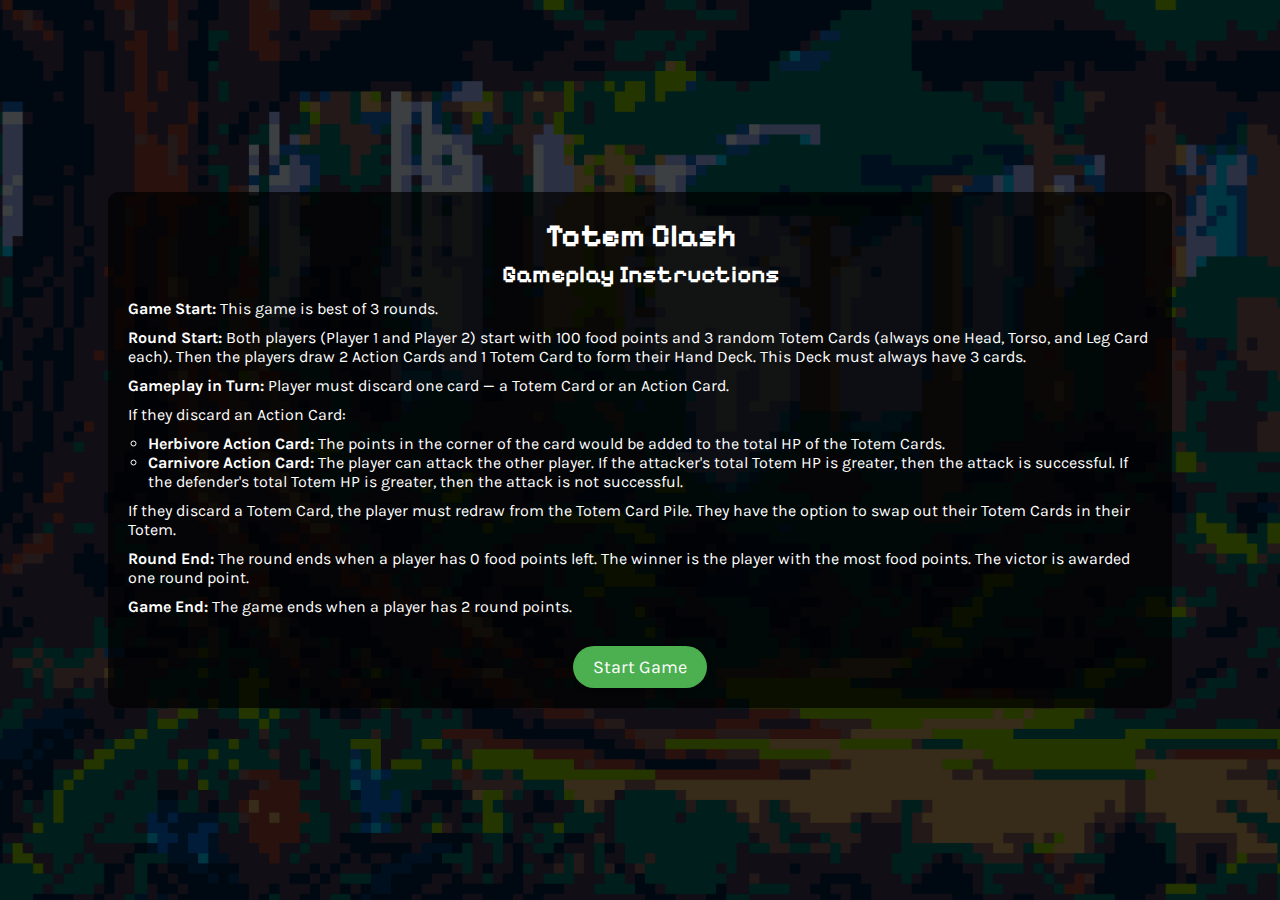
<file: index.html>
<!DOCTYPE html>
<html lang="en">
<head>
  <meta charset="UTF-8">
  <meta name="viewport" content="width=device-width, initial-scale=1.0">
  <title>Totem Clash</title>
  <link rel="stylesheet" href="styles.css">
  
</head>
<body>
  <div id="start-screen">
    <div class="centered-content">
      <h1>Totem Clash</h1>
      <div id="instructions">
        <h2>Gameplay Instructions</h2>
        <p><strong>Game Start:</strong> This game is best of 3 rounds.</p>
        <p><strong>Round Start:</strong> Both players (Player 1 and Player 2) start with 100 food points and 3 random Totem Cards (always one Head, Torso, and Leg Card each). Then the players draw 2 Action Cards and 1 Totem Card to form their Hand Deck. This Deck must always have 3 cards.</p>
        <p><strong>Gameplay in Turn:</strong> Player must discard one card — a Totem Card or an Action Card.</p>
        <ul>
          <li>If they discard an Action Card:
            <ul>
              <li><strong>Herbivore Action Card:</strong> The points in the corner of the card would be added to the total HP of the Totem Cards.</li>
              <li><strong>Carnivore Action Card:</strong> The player can attack the other player. If the attacker's total Totem HP is greater, then the attack is successful. If the defender's total Totem HP is greater, then the attack is not successful.</li>
            </ul>
          </li>
          <li>If they discard a Totem Card, the player must redraw from the Totem Card Pile. They have the option to swap out their Totem Cards in their Totem.</li>
        </ul>
        <p><strong>Round End:</strong> The round ends when a player has 0 food points left. The winner is the player with the most food points. The victor is awarded one round point.</p>
        <p><strong>Game End:</strong> The game ends when a player has 2 round points.</p>
      </div>
      <button id="start-game-btn">Start Game</button>
    </div>
  </div>
  </div>
  <script src="script.js"></script>
</body>
</html>
</file>
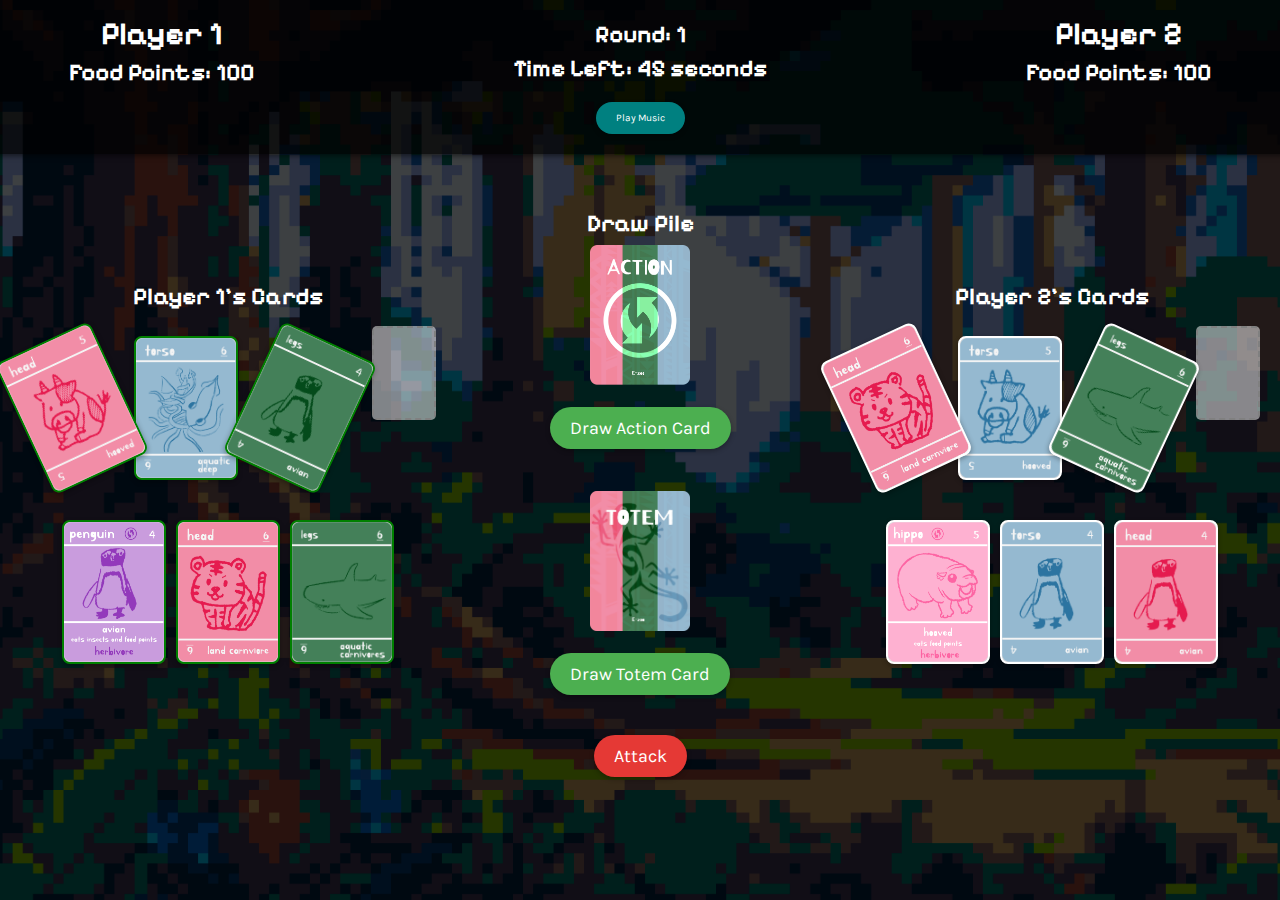
<file: game.html>
<!DOCTYPE html>
<html lang="en">
<head>
  <meta charset="UTF-8">
  <meta name="viewport" content="width=device-width, initial-scale=1.0">
  <title>Gameplay - Totem Clash</title>
  <link rel="stylesheet" href="styles.css">
</head>
<body>
  <!-- top game container -->
  <div id="top-game-container">
    <div class="top">
      <div class="player-1-info">
        <h1>Player 1</h1>
        <h2>Food Points: <span id="player1-points">100</span></h2>
      </div>

      <div class="round-info">
        <h2>Round: <span id="round-number">1</span></h2>
        <h2>Time Left: <span id="timer">30</span> seconds</h2>
      </div>

      <div class="player-2-info">
        <h1>Player 2</h1>
        <h2>Food Points: <span id="player2-points">100</span></h2>
      </div>
    </div>

    <div class="bottom">
      <div class="music">
      <audio id="backgroundMusic" src="jungle-music.mp3"></audio>
        <button id="play-music">Play Music</button>
      </div>
    </div>
    <div id="message-box"></div>
  </div>

  <div id="game-board">
    <!-- player 1's hand -->
    <div class="player-hand" id="player1-hand">
      <h2>Player 1's Cards</h2>
      <div class="card-row">
        <div id="player1-card1" class="card-container"></div>
        <div id="player1-card2" class="card-container"></div>
        <div id="player1-card3" class="card-container"></div>
        <div id="player1-action-display" class="action-display"></div>
      </div>
      <div class="card-row">
        <div id="player1-card4" class="card-container"></div>
        <div id="player1-card5" class="card-container"></div>
        <div id="player1-card6" class="card-container"></div>
      </div>
    </div>
  
    <!-- center section -->
    <div class="center-section">
      <div class="draw-pile">
        <h2>Draw Pile</h2>
        <div class="card">
          <img src="images/action_cards/action_back.png" alt="Action Pile">
        </div>
        <button id="draw-action-btn">Draw Action Card</button>
        <div class="card">
          <img src="images/totem_cards/totem_back.png" alt="Totem Pile">
        </div>
        <button id="draw-totem-btn">Draw Totem Card</button>
      </div>
      <button id="attack-button">Attack</button>
    </div>
  
    <!-- player 2's hand -->
    <div class="player-hand" id="player2-hand">
      <h2>Player 2's Cards</h2>
      <div class="card-row">
        <div id="player2-card1" class="card-container"></div>
        <div id="player2-card2" class="card-container"></div>
        <div id="player2-card3" class="card-container"></div>
        <div id="player2-action-display" class="action-display"></div>
      </div>
      <div class="card-row">
        <div id="player2-card4" class="card-container"></div>
        <div id="player2-card5" class="card-container"></div>
        <div id="player2-card6" class="card-container"></div>
      </div>
    </div>
  </div>
  

  <script src="script.js"></script>
</body>
</html>
</file>
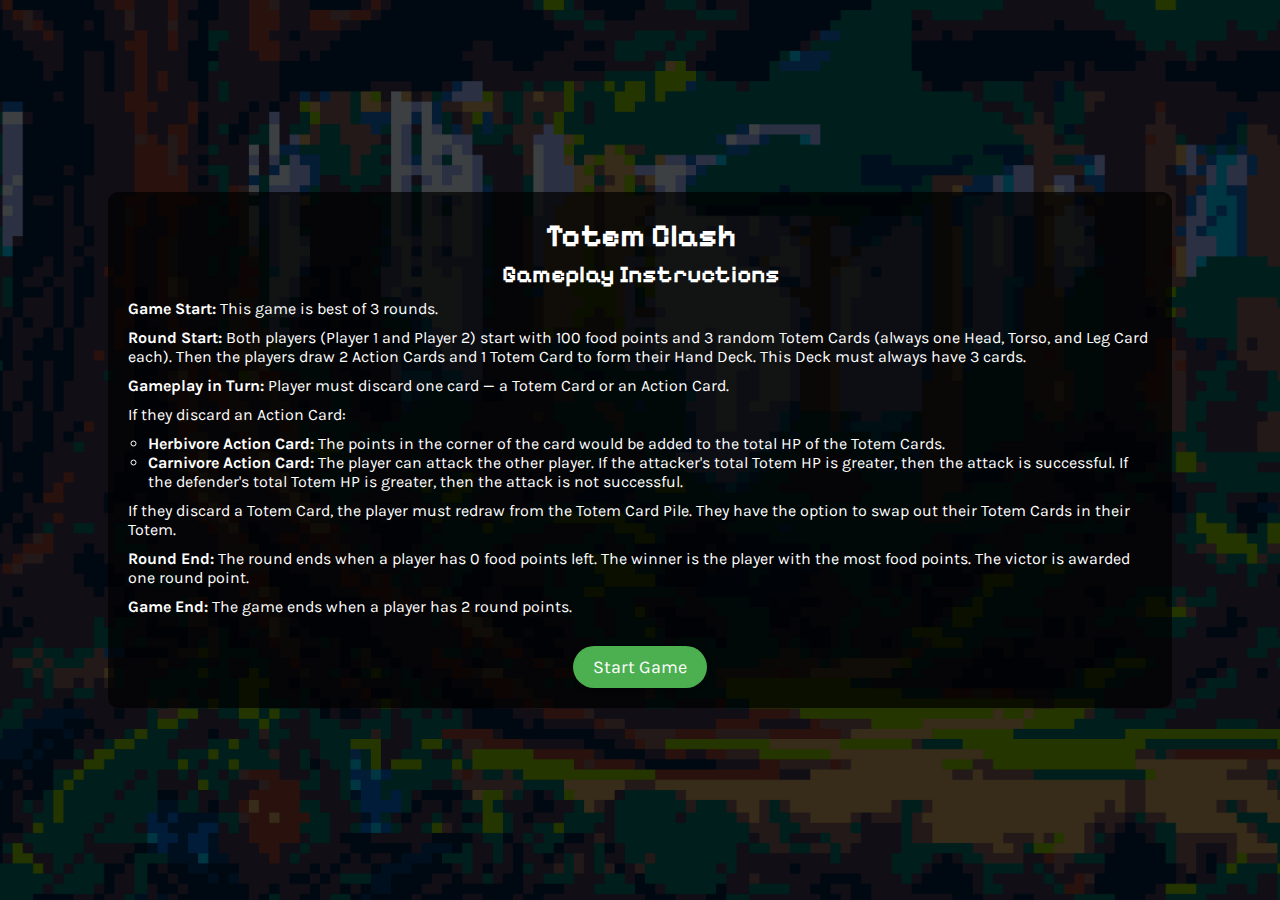
<file: start.html>
<!DOCTYPE html>
<html lang="en">
<head>
  <meta charset="UTF-8">
  <meta name="viewport" content="width=device-width, initial-scale=1.0">
  <title>Totem Clash</title>
  <link rel="stylesheet" href="styles.css">
</head>
<body>
  <div id="start-screen">
    <div class="centered-content">
      <h1>Totem Clash</h1>
      <div id="instructions">
        <h2>Gameplay Instructions</h2>
        <p><strong>Game Start:</strong> This game is best of 3 rounds.</p>
        <p><strong>Round Start:</strong> Both players (Player 1 and Player 2) start with 100 food points and 3 random Totem Cards (always one Head, Torso, and Leg Card each). Then the players draw 2 Action Cards and 1 Totem Card to form their Hand Deck. This Deck must always have 3 cards.</p>
        <p><strong>Gameplay in Turn:</strong> Player must discard one card — a Totem Card or an Action Card.</p>
        <ul>
          <li>If they discard an Action Card:
            <ul>
              <li><strong>Herbivore Action Card:</strong> The points in the corner of the card would be added to the total HP of the Totem Cards.</li>
              <li><strong>Carnivore Action Card:</strong> The player can attack the other player. If the attacker's total Totem HP is greater, then the attack is successful. If the defender's total Totem HP is greater, then the attack is not successful.</li>
            </ul>
          </li>
          <li>If they discard a Totem Card, the player must redraw from the Totem Card Pile. They have the option to swap out their Totem Cards in their Totem.</li>
        </ul>
        <p><strong>Round End:</strong> The round ends when a player has 0 food points left. The winner is the player with the most food points. The victor is awarded one round point.</p>
        <p><strong>Game End:</strong> The game ends when a player has 2 round points.</p>
      </div>
      <button id="start-game-btn">Start Game</button>
    </div>
  </div>
  </div>
  <script src="script.js"></script>
</body>
</html>
</file>
<file: styles.css>
@import url('https://fonts.googleapis.com/css2?family=Karla:ital,wght@0,200..800;1,200..800&family=Pixelify+Sans:wght@400..700&display=swap');

/* fullscreen layout */
body {
    margin: 0;
    padding: 0;
    font-family: 'Karla', sans-serif;
    background: url('images/game_background.png') no-repeat center center;
    background-size: cover;
    color: white;
    display: flex;
    flex-direction: column;
    height: 100vh;
    display: flex; 
    justify-content: center; 
    align-items: center; 
  }

  img {
    width: 100px;
    height: 140px;
  }
  
/* adjusted game board layout */
.player-hand {
    display: flex;
    flex-direction: column;
    align-items: center;
    width: 100%;
    text-align: center;
    margin-bottom: 20px;
  }
  
  .card-row {
    display: flex;
    justify-content: center;
    gap: 10px;
    margin: 10px 0;
  }
  
  .card-container {
    width: 100px;
    height: 140px;
    background-color: rgba(255, 255, 255, 0.8);
    border: 2px solid #4caf50;
    border-radius: 8px;
    display: flex;
    align-items: center;
    justify-content: center;
    box-shadow: 0 2px 5px rgba(0, 0, 0, 0.3);
  }
  
  .card-container.face-down {
    background-color: #333;
    box-shadow: 0 2px 5px rgba(0, 0, 0, 0.5);
  }
  
  /* center section styling */
  .center-section {
    display: flex;
    flex-direction: column;
    align-items: center;
    margin: 20px 0;
  }
  
  button {
    padding: 10px 20px;
    background-color: #4caf50;
    color: white;
    border: none;
    border-radius: 5px;
    cursor: pointer;
    font-size: 16px;
  }
  
  button:hover {
    background-color: #45a049;
  }
  
  #attack-button {
    margin-top: 20px;
    background-color: #e53935;
  }
  
  #attack-button:hover {
    background-color: #d32f2f;
  }
  
  
  
  #start-screen {
    display: flex;
    flex-direction: column; 
    justify-content: center; 
    align-items: center; 
    text-align: center; 
    background-color: rgba(0, 0, 0, 0.7); 
    padding: 20px;
    border-radius: 10px;
    max-width: 80%;
  }
  
  h1 {
    font-family: 'Pixelify Sans', sans-serif;
    margin-bottom: 20px;
  }
  
  h2 {
    margin-top: 0;
  }
  
  p, ul {
    text-align: left; 
    margin: 10px 0;
  }
  
  ul {
    list-style: none;
    padding: 0;
  }
  
  ul ul {
    margin-left: 20px;
    list-style: circle; 
  }
  
  button {
    font-family: 'Pixelify Sans', sans-serif;
    font-size: 18px;
    margin-top: 20px;
    padding: 10px 20px;
    background-color: #4caf50;
    color: white;
    border: none;
    cursor: pointer;
    border-radius: 5px;
  }
  
  button:hover {
    background-color: #45a049;
  }

  #top-game-container {
    display: flex;
    justify-content: center;
    align-items: center;
    flex-direction: column;
    background-color: rgba(0, 0, 0, 0.7); 
    padding: 10px 20px;
    position: absolute; 
    top: 0;
    width: 100%;
    color: white;
    box-shadow: 0 2px 5px rgba(0, 0, 0, 0.5);
  }

  .top {
    display: flex;
    justify-content: space-between;
    align-items: center;
    width: 90vw;
  }

  #play-music {
    font-family: 'Karla', sans-serif;
    font-size: 10px;
    padding: 10px 20px;
    background-color: teal;
    color: white;
    border: none;
    border-radius: 100px;
    margin: 10px;
    cursor: pointer;
    box-shadow: 0 2px 5px rgba(0, 0, 0, 0.3);
    transition: background-color 0.3s, transform 0.2s;
  }
  
  .player-1-info, .player-2-info, .round-info {
    text-align: center;
  }
  
  .round-info {
    flex: 1; 
    margin: 0 20px;
  }
  
  h1, h2 {
    margin: 5px;
    font-family: 'Pixelify Sans', sans-serif;
  }
  
 /* game board layout */
#game-board {
    display: flex;
    flex-direction: row;
    justify-content: space-between;
    align-items: center;
    height: 100%;
    width: 100%;
    padding: 20px;
    margin-top: 5rem;
    box-sizing: border-box;
  }
  
  /* player hands */
  .player-hand {
    display: flex;
    flex-direction: column;
    align-items: center;
    flex: 1;
    width: 100%;
    text-align: center;
  }
  
  .card-container {
    display: flex;
    justify-content: center;
    gap: 10px;
    margin: 10px 0;
  }
  
  .card {
    width: 80px;
    height: 120px;
    background-color: #fff;
    border: 2px solid #4caf50;
    border-radius: 8px;
    display: flex;
    justify-content: center;
    align-items: center;
    font-family: 'Karla', sans-serif;
    color: #000;
    box-shadow: 0 2px 5px rgba(0, 0, 0, 0.3);
  }
  
  .card.face-down {
    background-color: #333;
    color: #fff;
  }
  
  /* center section for draw pile */
  .center-section {
    display: flex;
    flex-direction: column;
    align-items: center;
    gap: 20px; 
    flex: 1;
  }
  
  .draw-pile {
    display: flex;
    flex-direction: column;
    align-items: center;
    gap: 10px; 
  }
  
  button {
    font-family: 'Karla', sans-serif;
    font-size: 18px;
    padding: 10px 20px;
    background-color: #4caf50;
    color: white;
    border: none;
    border-radius: 100px;
    cursor: pointer;
    box-shadow: 0 2px 5px rgba(0, 0, 0, 0.3);
    transition: background-color 0.3s, transform 0.2s;
  }
  
  #draw-action-btn {
    margin-bottom: 40px;
  }
  
  button:hover {
    background-color: #45a049;
    transform: scale(1.05);
  }
  
  button:active {
    transform: scale(0.95);
  }
  
  #attack-button {
    margin-top: 20px;
    background-color: #e53935; 
  }
  
  #attack-button:hover {
    background-color: #d32f2f;
  }

  #player1-card1, #player2-card1 {
    rotate: -25deg;
  }

  #player1-card3, #player2-card3 {
    rotate: 25deg;
  }

  .action-display {
    width: 60px;
    height: 90px;
    margin-left: 10px;
    border: 2px dashed gray;
    display: flex;
    justify-content: center;
    align-items: center;
    background: rgba(255, 255, 255, 0.5);
    border-radius: 5px;
  }
  .action-display img {
    max-width: 100%;
    max-height: 100%;
  }
</file>
